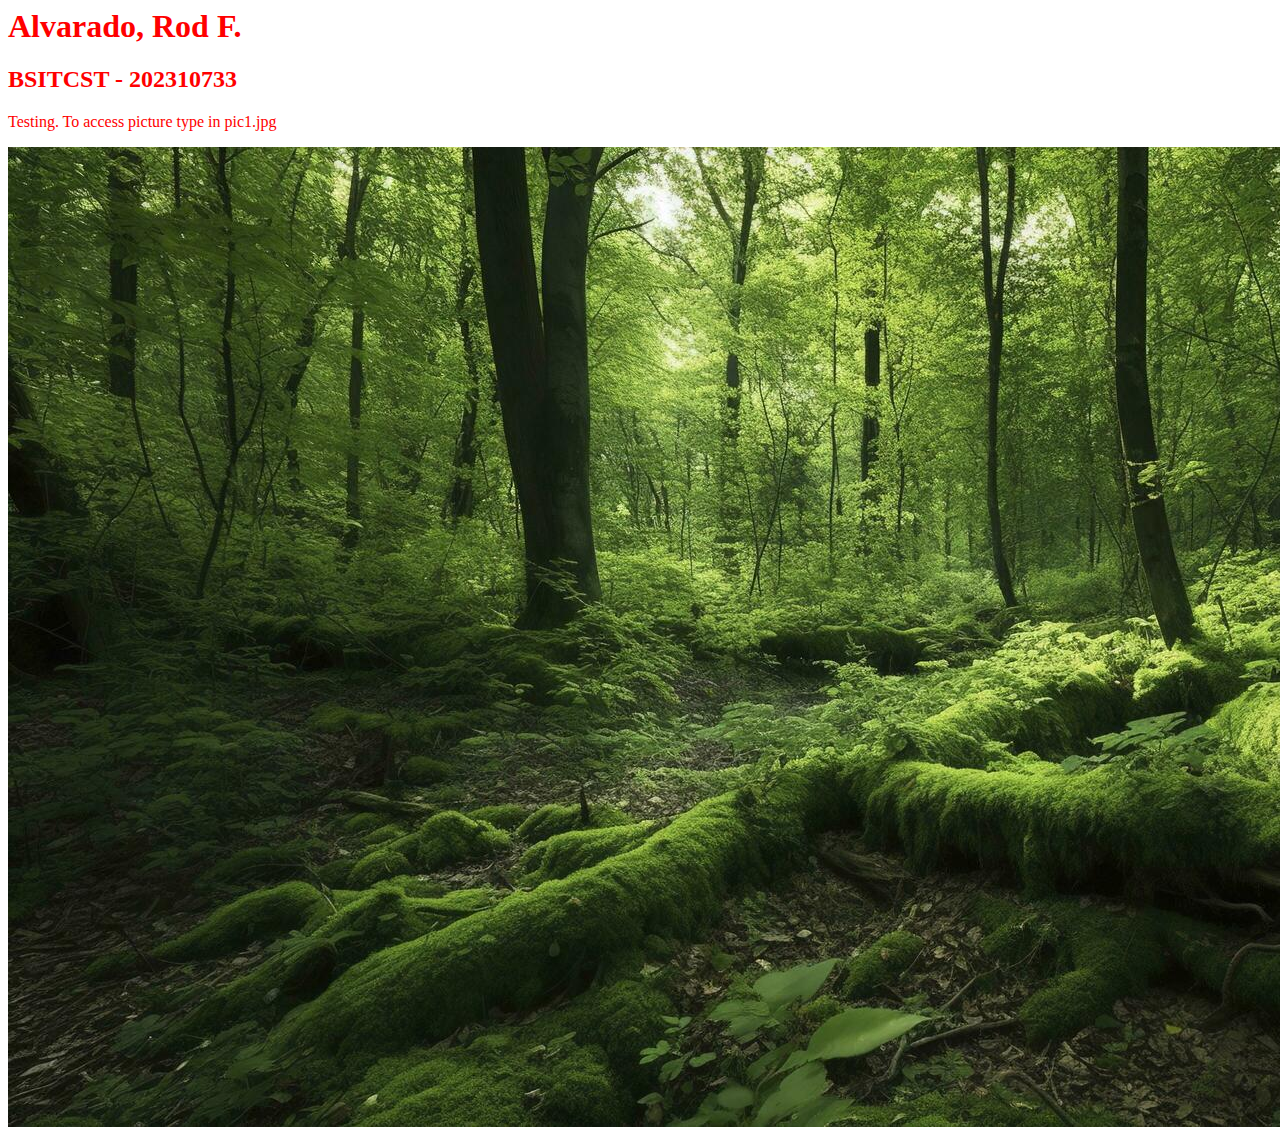
<file: index.html>
<html lang="en">
  <head>
    <title>IT0043 - TC01</title>
  </head>
<body>
  <font color="red">
  <h1>Alvarado, Rod F.</h1>
  <h2>BSITCST - 202310733</h2>
  <p>Testing. To access picture type in pic1.jpg</p>
  </font>
  <img src='pic1.jpg'>
</body>
</html>
</file>
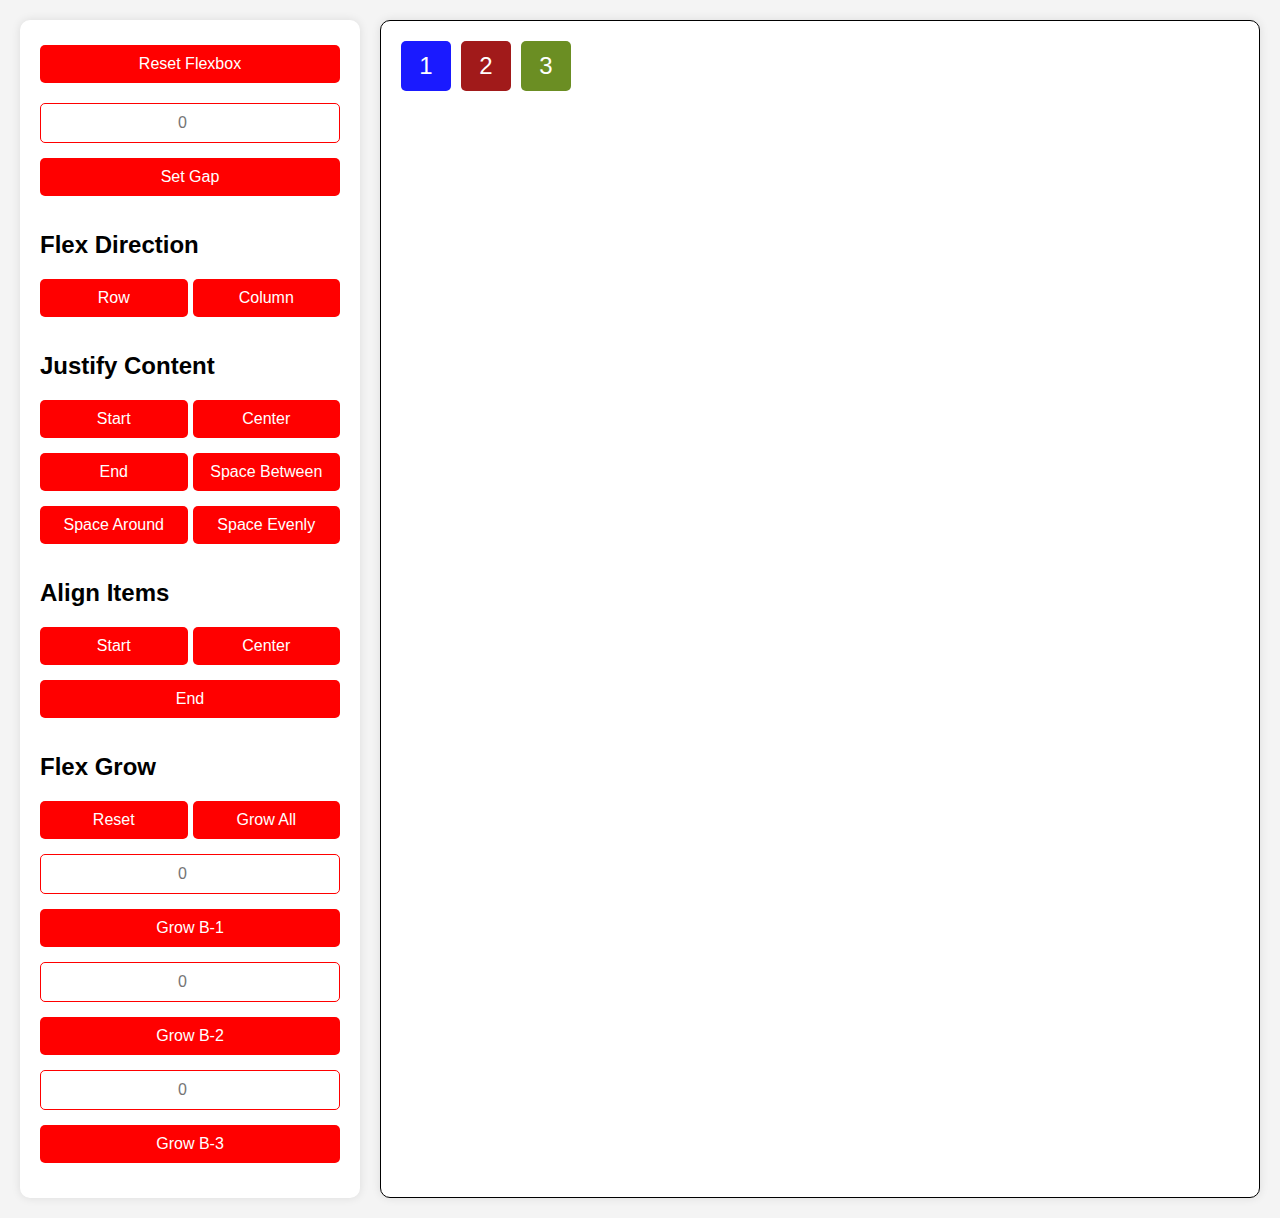
<file: Code4/Alvarado_TSA7.html>
<!DOCTYPE html>
<html lang="en">
<head>
    <meta charset="UTF-8">
    <meta name="viewport" content="width=device-width, initial-scale=1.0">
    <title>Flexbox Control Panel</title>
    <link rel="stylesheet" href="Alvarado_TSA7.css">
</head>
<body>
    <div class="control-panel">
        <div class="controls">
            <button id="reset-flexbox">Reset Flexbox</button>
        </div>
        
        <div class="controls">
            <input type="number" id="gap-size" placeholder="0" />
            <button id="set-gap">Set Gap</button>
        </div>

        <div class="controls">
            <h2>Flex Direction</h2>
            <div class="button-group">
                <button data-direction="row">Row</button>
                <button data-direction="column">Column</button>
            </div>
        </div>

        <div class="controls">
            <h2>Justify Content</h2>
            <div class="button-group">
                <button data-justify="flex-start">Start</button>
                <button data-justify="center">Center</button>
                <button data-justify="flex-end">End</button>
                <button data-justify="space-between">Space Between</button>
                <button data-justify="space-around">Space Around</button>
                <button data-justify="space-evenly">Space Evenly</button>
            </div>
        </div>

        <div class="controls">
            <h2>Align Items</h2>
            <div class="button-group">
                <button data-align="flex-start">Start</button>
                <button data-align="center">Center</button>
                <button data-align="flex-end">End</button>
            </div>
        </div>

        <div class="controls">
            <h2>Flex Grow</h2>
            <div class="button-group">
                <button id="reset-grow">Reset</button>
                <button id="grow-all">Grow All</button>
            </div>
            <div class="grow-controls">
                <input type="number" id="grow-b1" placeholder="0" />
                <button data-grow="1">Grow B-1</button>
            </div>
            <div class="grow-controls">
                <input type="number" id="grow-b2" placeholder="0" />
                <button data-grow="2">Grow B-2</button>
            </div>
            <div class="grow-controls">
                <input type="number" id="grow-b3" placeholder="0" />
                <button data-grow="3">Grow B-3</button>
            </div>
        </div>
    </div>
    <div class="flex-container" id="flex-container">
        <div class="box box-1">1</div>
        <div class="box box-2">2</div>
        <div class="box box-3">3</div>
    </div>

    <script src="Alvarado_TSA7.js"></script>
</body>
</html>
</file>
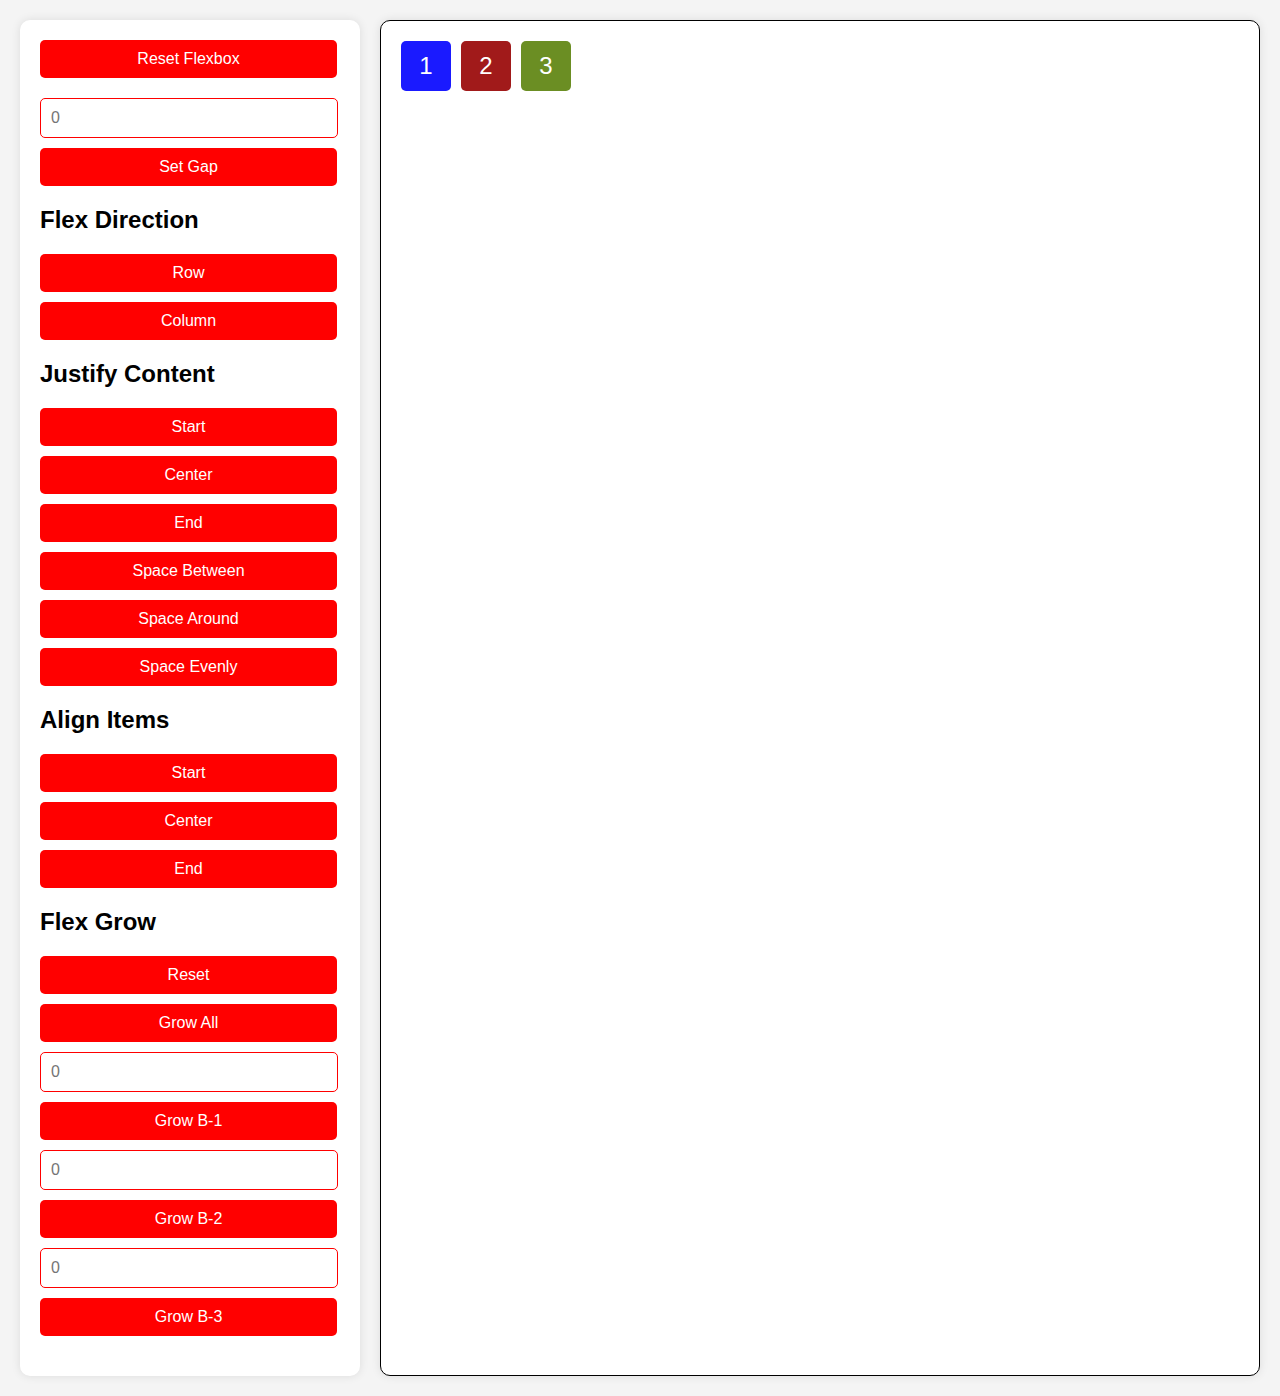
<file: Code4/test.html>
<!DOCTYPE html>
<html lang="en">
<head>
    <meta charset="UTF-8">
    <meta name="viewport" content="width=device-width, initial-scale=1.0">
    <title>Flexbox Control Panel</title>
    <link rel="stylesheet" href="test.css">
</head>
<body>
    <div class="control-panel">
        <div class="controls">
            <button id="reset-flexbox">Reset Flexbox</button>
        </div>
        
        <div class="controls">
            <input type="number" id="gap-size" placeholder="0" />
            <button id="set-gap">Set Gap</button>
        </div>

        <div class="controls">
            <h2>Flex Direction</h2>
            <button data-direction="row">Row</button>
            <button data-direction="column">Column</button>
        </div>

        <div class="controls">
            <h2>Justify Content</h2>
            <button data-justify="flex-start">Start</button>
            <button data-justify="center">Center</button>
            <button data-justify="flex-end">End</button>
            <button data-justify="space-between">Space Between</button>
            <button data-justify="space-around">Space Around</button>
            <button data-justify="space-evenly">Space Evenly</button>
        </div>

        <div class="controls">
            <h2>Align Items</h2>
            <button data-align="flex-start">Start</button>
            <button data-align="center">Center</button>
            <button data-align="flex-end">End</button>
        </div>

        <div class="controls">
            <h2>Flex Grow</h2>
            <button id="reset-grow">Reset</button>
            <button id="grow-all">Grow All</button>
            <input type="number" id="grow-b1" placeholder="0" />
            <button data-grow="1">Grow B-1</button>
            <input type="number" id="grow-b2" placeholder="0" />
            <button data-grow="2">Grow B-2</button>
            <input type="number" id="grow-b3" placeholder="0" />
            <button data-grow="3">Grow B-3</button>
        </div>
    </div>
    <div class="flex-container" id="flex-container">
        <div class="box box-1">1</div>
        <div class="box box-2">2</div>
        <div class="box box-3">3</div>
    </div>

    <script src="test.js"></script>
</body>
</html>
</file>
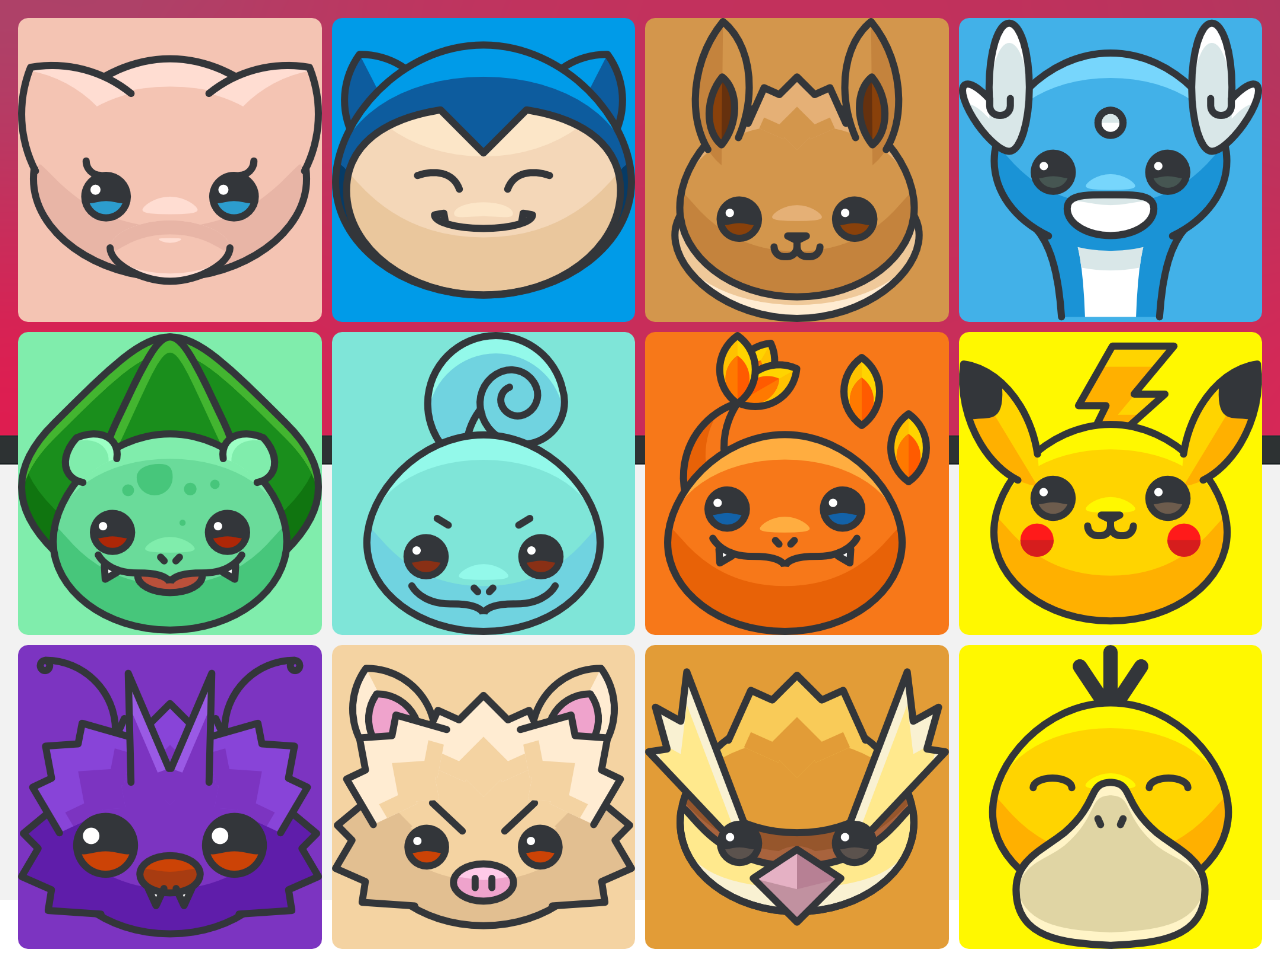
<file: Codes/Alvarado_mpe.html>
<!DOCTYPE html>
<html><head><title>
Alvarado_MPE
</title></head>
<link rel="stylesheet" href="Alvarado_mpe.css">
<body>

<div class="flex-container">
<div class="grid">

<div class="grid-item mew">
    <img src="mew.png">
    <span class="pokemon-name">Mew</span>
    <img src="ultraball.png" class="pokeball-icon">
</div>
<div class="grid-item snorlax">
    <img src="snorlax.png">
    <span class="pokemon-name">Snorlax</span>
    <img src="ultraball.png" class="pokeball-icon">
</div>
<div class="grid-item eevee">
    <img src="eevee.png">
    <span class="pokemon-name">Eevee</span>
    <img src="ultraball.png" class="pokeball-icon">
</div>
<div class="grid-item dratini">
    <img src="dratini.png">
    <span class="pokemon-name">Dratini</span>
    <img src="ultraball.png" class="pokeball-icon">
</div>
<div class="grid-item bulbasaur">
    <img src="bullbasaur.png">
    <span class="pokemon-name">Bulbasaur</span>
    <img src="ultraball.png" class="pokeball-icon">
</div>
<div class="grid-item squirtle">
    <img src="squirtle1.png">
    <span class="pokemon-name">Squirtle</span>
    <img src="ultraball.png" class="pokeball-icon">
</div>
<div class="grid-item charmander">
    <img src="charmander1.png">
    <span class="pokemon-name">Charmander</span>
    <img src="ultraball.png" class="pokeball-icon">
</div>
<div class="grid-item pikachu">
    <img src="pikachu.png">
    <span class="pokemon-name">Pikachu</span>
    <img src="ultraball.png" class="pokeball-icon">
</div>
<div class="grid-item venonat">
    <img src="venonat1.png">
    <span class="pokemon-name">Venonat</span>
    <img src="ultraball.png" class="pokeball-icon">
</div>
<div class="grid-item mankey">
    <img src="mankey.png">
    <span class="pokemon-name">Mankey</span>
    <img src="ultraball.png" class="pokeball-icon">
</div>
<div class="grid-item pidgey">
    <img src="pidgey.png">
    <span class="pokemon-name">Pidgey</span>
    <img src="ultraball.png" class="pokeball-icon">
</div>
<div class="grid-item psyduck">
    <img src="psyduck.png">
    <span class="pokemon-name">Psyduck</span>
    <img src="ultraball.png" class="pokeball-icon">
</div>

</div>
</div>


</body>
</html>
</file>
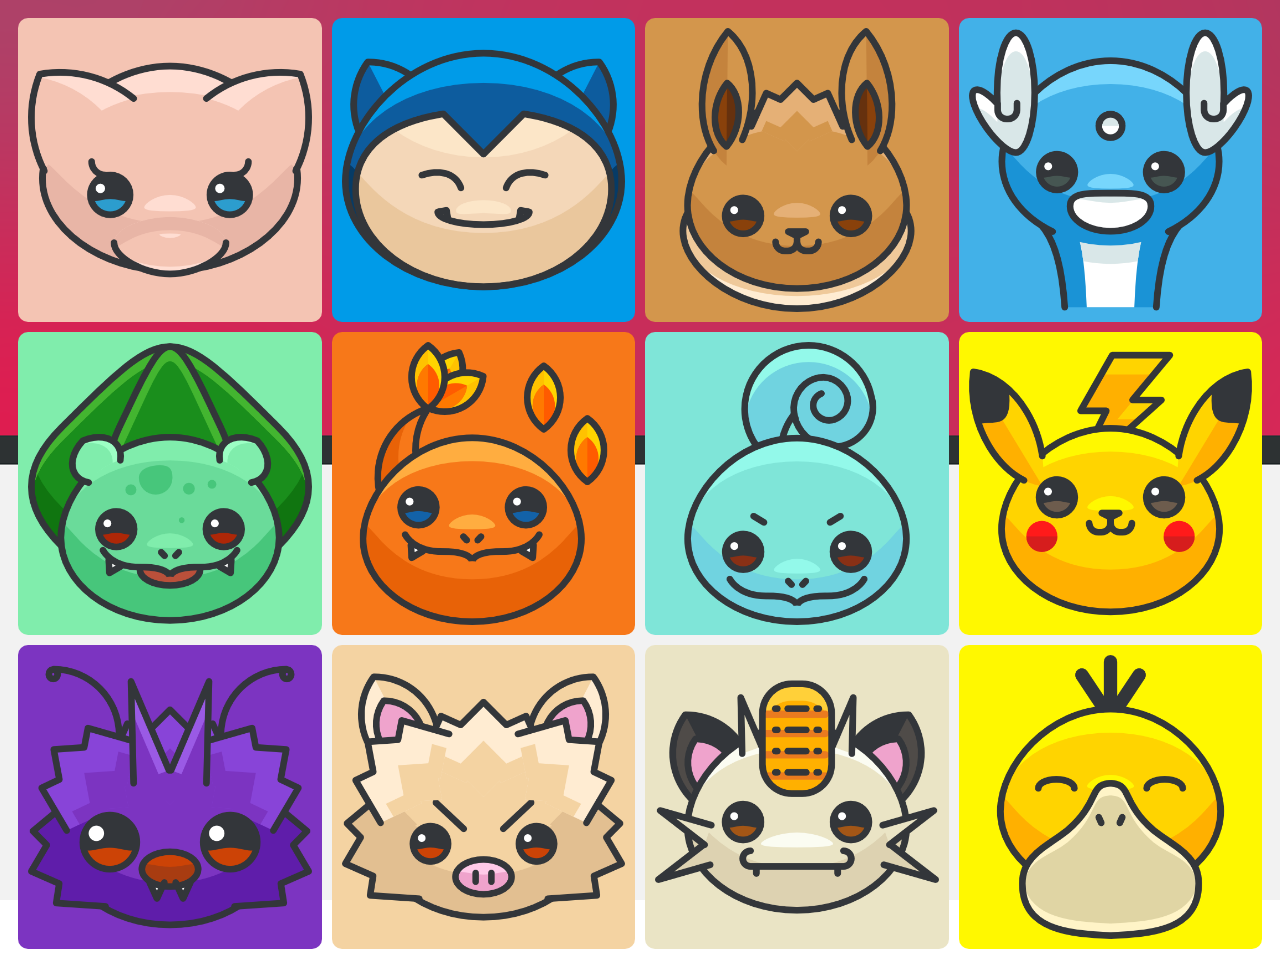
<file: Codes1/Alvarado_mpe.html>
<!DOCTYPE html>
<html>
<head>
    <title>Alvarado_MPE</title>
</head>
<link rel="stylesheet" href="Alvarado_mpe.css">

<body>
<div class="flex-container">
    <div class="grid">
        <div class="grid-item mew">
            <img src="mew.png">
            <span class="pokemon-name">Mew</span>
            <img src="ultraball.png" class="pokeball-icon">
            <span class="text">Type:</span>
            <span class="type psychic">Psychic</span>
        </div>
        <div class="grid-item snorlax">
            <img src="snorlax.png">
            <span class="pokemon-name">Snorlax</span>
            <img src="ultraball.png" class="pokeball-icon">
            <span class="text">Type:</span>
            <span class="type normal">Normal</span>
        </div>
        <div class="grid-item eevee">
            <img src="eevee.png">
            <span class="pokemon-name">Eevee</span>
            <img src="ultraball.png" class="pokeball-icon">
            <span class="text">Type:</span>
            <span class="type normal">Normal</span>
        </div>
        <div class="grid-item dratini">
            <img src="dratini.png">
            <span class="pokemon-name">Dratini</span>
            <img src="ultraball.png" class="pokeball-icon">
            <span class="text">Type:</span>
            <span class="type dragon">Dragon</span>
        </div>
        <div class="grid-item bulbasaur">
            <img src="bulbasaur.png">
            <span class="pokemon-name">Bulbasaur</span>
            <img src="ultraball.png" class="pokeball-icon">
            <span class="text">Type:</span>
            <span class="type grass">Grass</span>
        </div>
        <div class="grid-item charmander">
            <img src="charmander1.png">
            <span class="pokemon-name">Charmander</span>
            <img src="ultraball.png" class="pokeball-icon">
            <span class="text">Type:</span>
            <span class="type fire">Fire</span>
        </div>
        <div class="grid-item squirtle">
            <img src="squirtle1.png">
            <span class="pokemon-name">Squirtle</span>
            <img src="ultraball.png" class="pokeball-icon">
            <span class="text">Type:</span>
            <span class="type water">Water</span>
        </div>
        <div class="grid-item pikachu">
            <img src="pikachu.png">
            <span class="pokemon-name">Pikachu</span>
            <img src="ultraball.png" class="pokeball-icon">
            <span class="text">Type:</span>
            <span class="type electric">Electric</span>
        </div>
        <div class="grid-item venonat">
            <img src="venonat1.png">
            <span class="pokemon-name">Venonat</span>
            <img src="ultraball.png" class="pokeball-icon">
            <span class="text">Type:</span>
            <span class="type bug">Bug</span>
            <span class="type poison">Poison</span>
        </div>
        <div class="grid-item mankey">
            <img src="mankey.png">
            <span class="pokemon-name">Mankey</span>
            <img src="ultraball.png" class="pokeball-icon">
            <span class="text">Type:</span>
            <span class="type fighting">Fighting</span>
        </div>
        <div class="grid-item meowth">
            <img src="meowth.png">
            <span class="pokemon-name">Meowth</span>
            <img src="ultraball.png" class="pokeball-icon">
            <span class="text">Type:</span>
            <span class="type normal">Normal</span>
        </div>
        <div class="grid-item psyduck">
            <img src="psyduck.png">
            <span class="pokemon-name">Psyduck</span>
            <img src="ultraball.png" class="pokeball-icon">
            <span class="text">Type:</span>
            <span class="type water">Water</span>
        </div>
    </div>
</div>

</body>
</html>
</file>
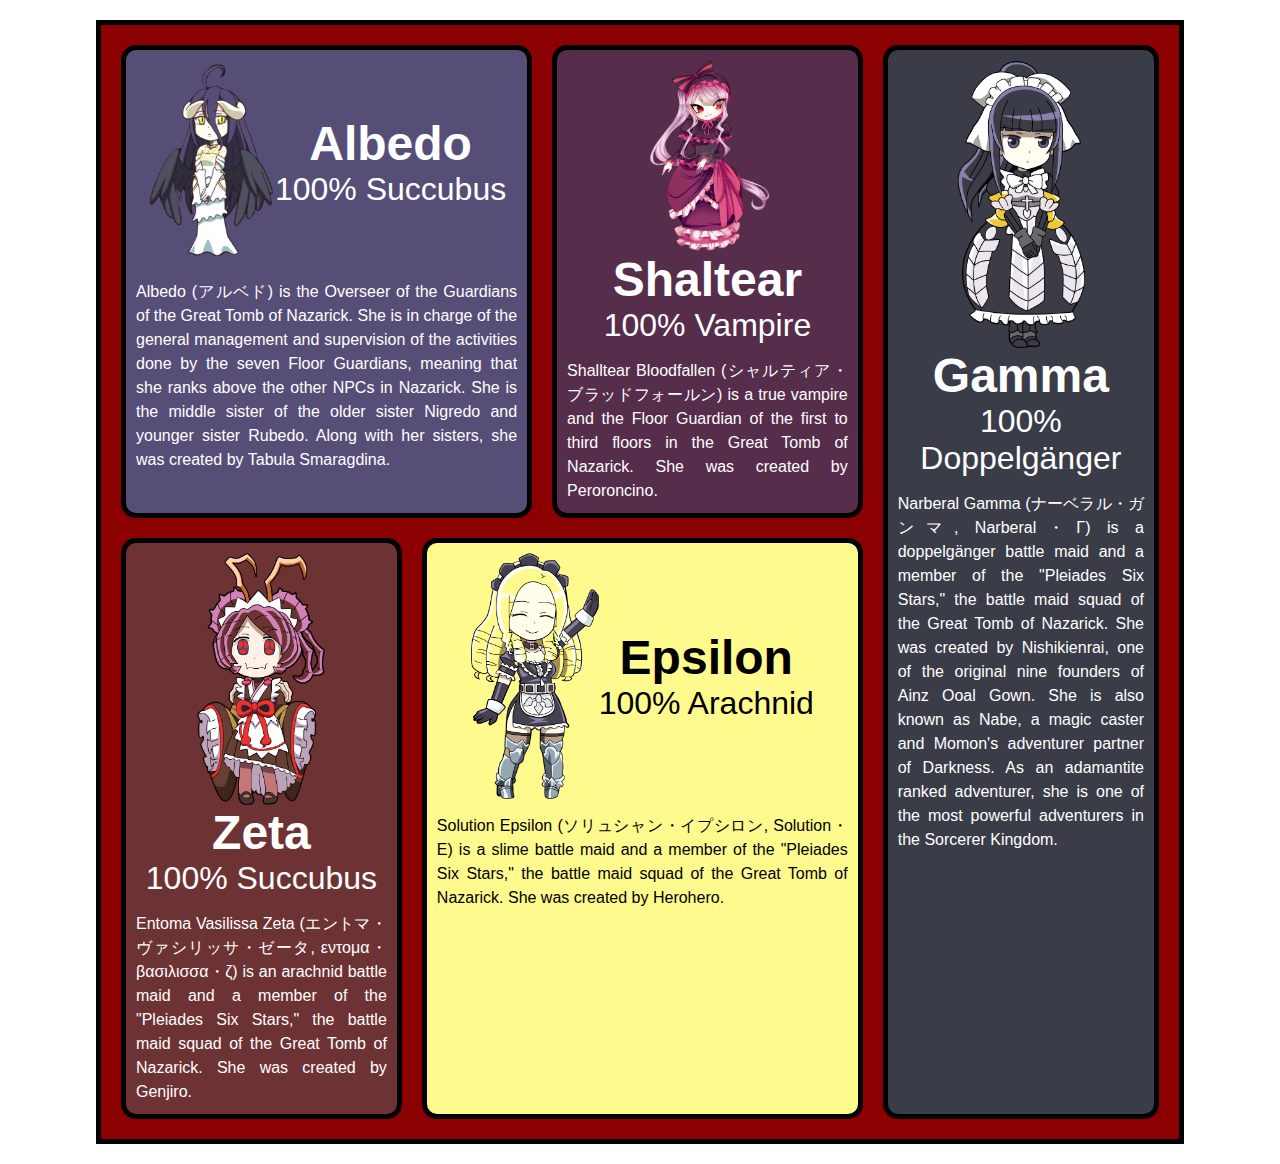
<file: Codes2/Alvarado_TSA5.html>
<!DOCTYPE html>
<html>
    <head><title>Alvarado_TSA5</title></head>
<link rel="stylesheet" href="Alvarado_TSA5.CSS">
<body>
<div class="flex-container">
    <div class="item" id="albedo">
        <div class="details">
            <img src="Albedo.png">
        <div class="name-bio">
            <p class="name">Albedo</p>
            <p class="bio">100% Succubus</p>
    </div>
    </div>
    <p class="description">Albedo (アルベド) is the Overseer of the Guardians of the Great Tomb of Nazarick. 
        She is in charge of the general management and supervision of the activities done by the seven Floor Guardians, 
        meaning that she ranks above the other NPCs in Nazarick. She is the middle sister of the older sister Nigredo 
        and younger sister Rubedo. Along with her sisters, she was created by Tabula Smaragdina.
    </p>
</div>

<div class="item" id="shaltear">
    <div class="details">
        <img src="Shaltear.png">
    <div class="name-bio">
        <p class="name">Shaltear</p>
        <p class="bio">100% Vampire</p>
</div>
</div>
<p class="description">Shalltear Bloodfallen (シャルティア・ブラッドフォールン) is a true vampire 
    and the Floor Guardian of the first to third floors in the Great Tomb of Nazarick. She was created by Peroroncino.
</p>
</div>

<div class="item" id="gamma">
    <div class="details">
        <img src="Gamma.png">
    <div class="name-bio">
        <p class="name">Gamma</p>
        <p class="bio">100% Doppelgänger</p>
</div>
</div>
<p class="description">Narberal Gamma (ナーベラル・ガンマ, Narberal・Γ) is a doppelgänger battle maid and a 
    member of the "Pleiades Six Stars," the battle maid squad of the Great Tomb of Nazarick. 
    She was created by Nishikienrai, one of the original nine founders of Ainz Ooal Gown.
    She is also known as Nabe, a magic caster and Momon's adventurer partner of Darkness. As an 
    adamantite ranked adventurer, she is one of the most powerful adventurers in the Sorcerer Kingdom.
</p>
</div>

<div class="item" id="zeta">
    <div class="details">
        <img src="Zeta.png">
    <div class="name-bio">
        <p class="name">Zeta</p>
        <p class="bio">100% Succubus</p>
</div>
</div>
<p class="description">Entoma Vasilissa Zeta (エントマ・ヴァシリッサ・ゼータ, εντομα・βασιλισσα・ζ) 
    is an arachnid battle maid and a member of the "Pleiades Six Stars," the battle maid squad of the 
    Great Tomb of Nazarick. She was created by Genjiro.
</p>
</div>

<div class="item" id="epsilon">
    <div class="details">
        <img src="Epsilon.png">
    <div class="name-bio">
        <p class="name">Epsilon</p>
        <p class="bio">100% Arachnid</p>
</div>
</div>
<p class="description">Solution Epsilon (ソリュシャン・イプシロン, Solution・Ε) is a slime battle maid and 
    a member of the "Pleiades Six Stars," the battle maid squad of the Great Tomb of Nazarick. She was 
    created by Herohero.
</p>
</div>

</div>
</body>
</html>
</file>
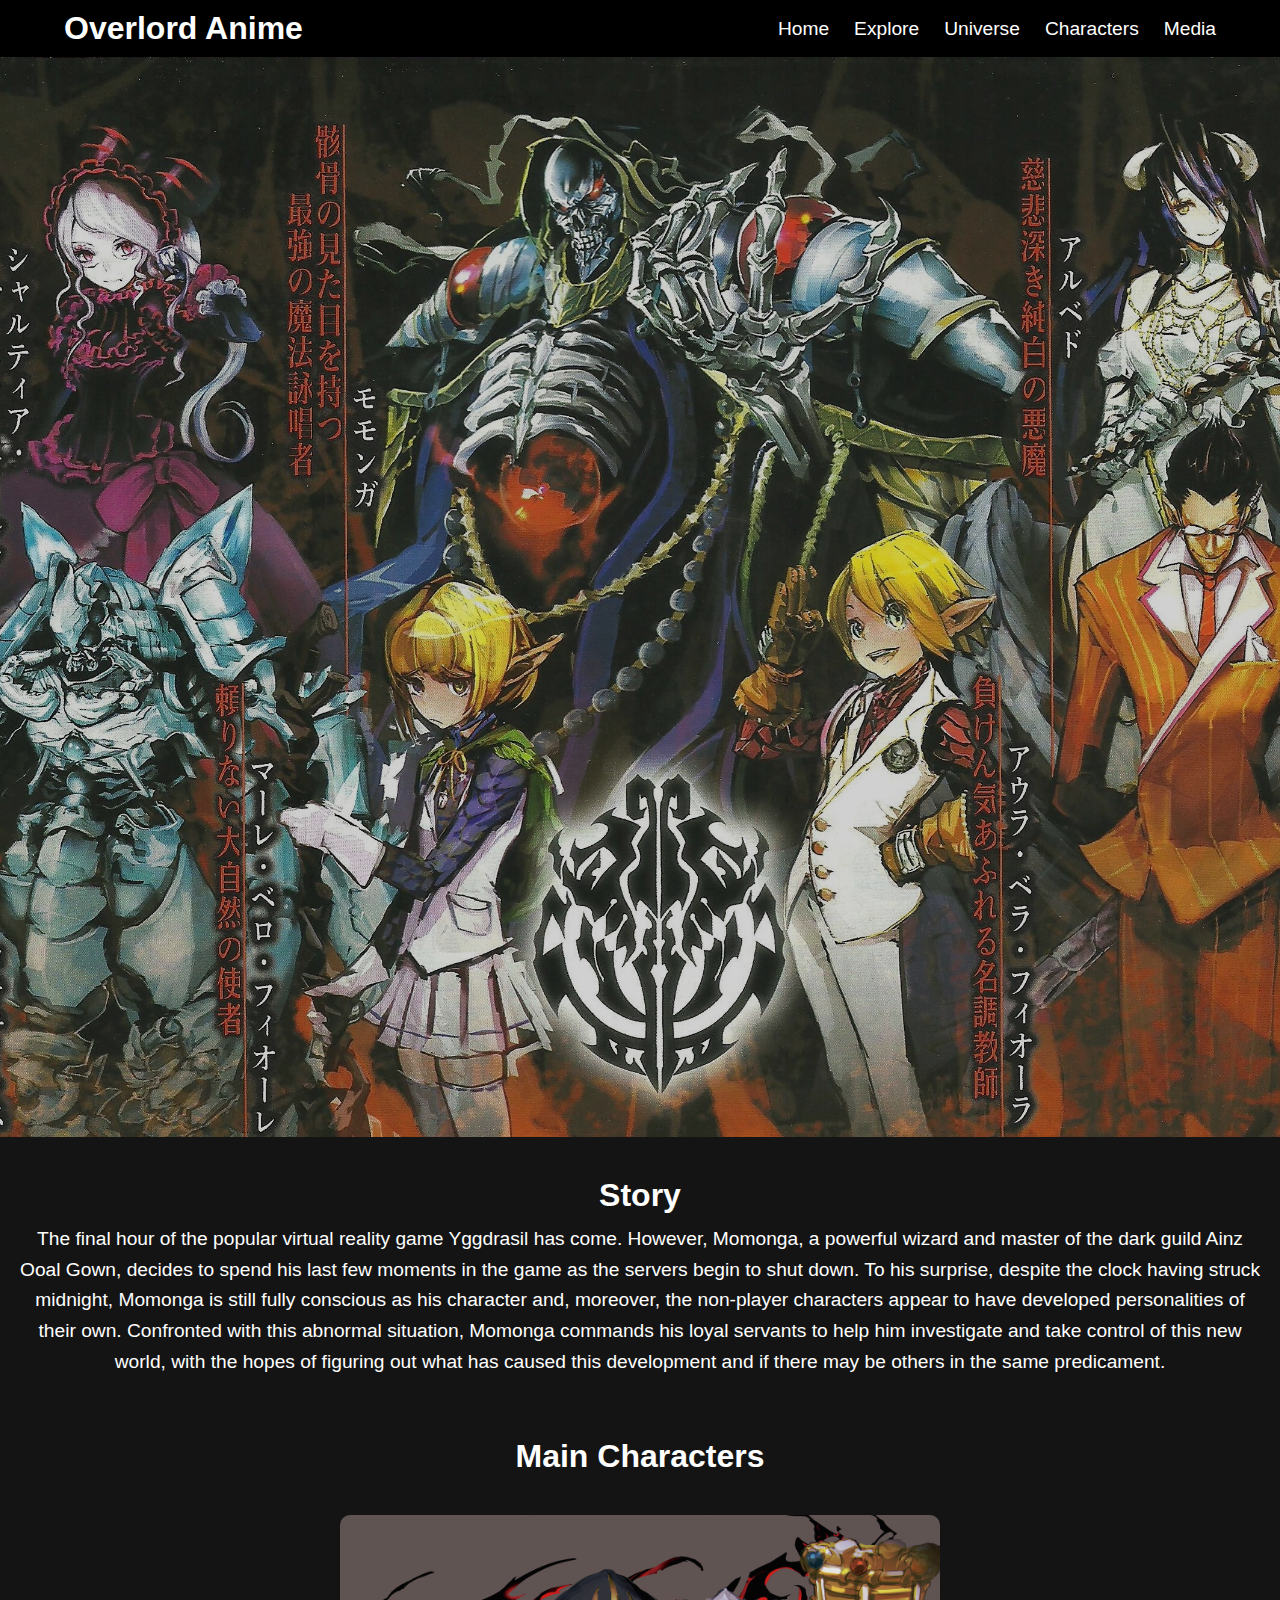
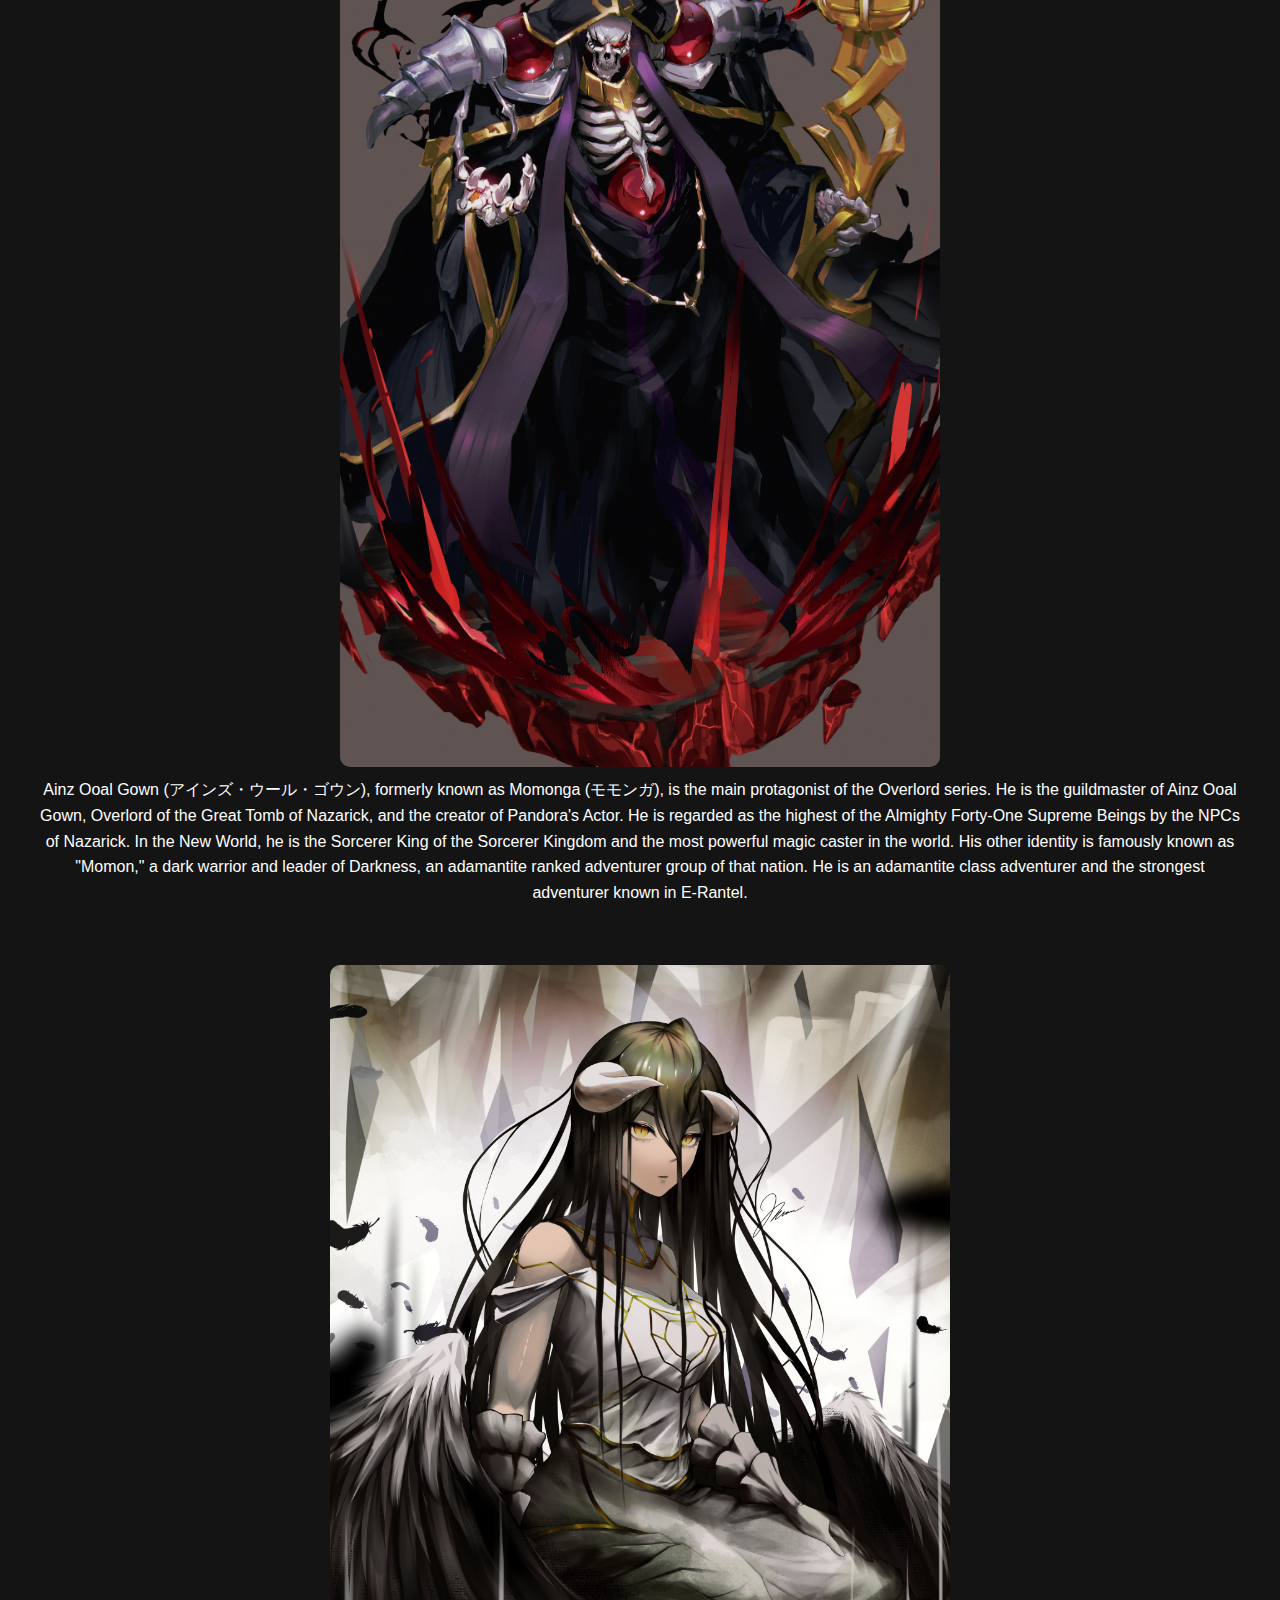
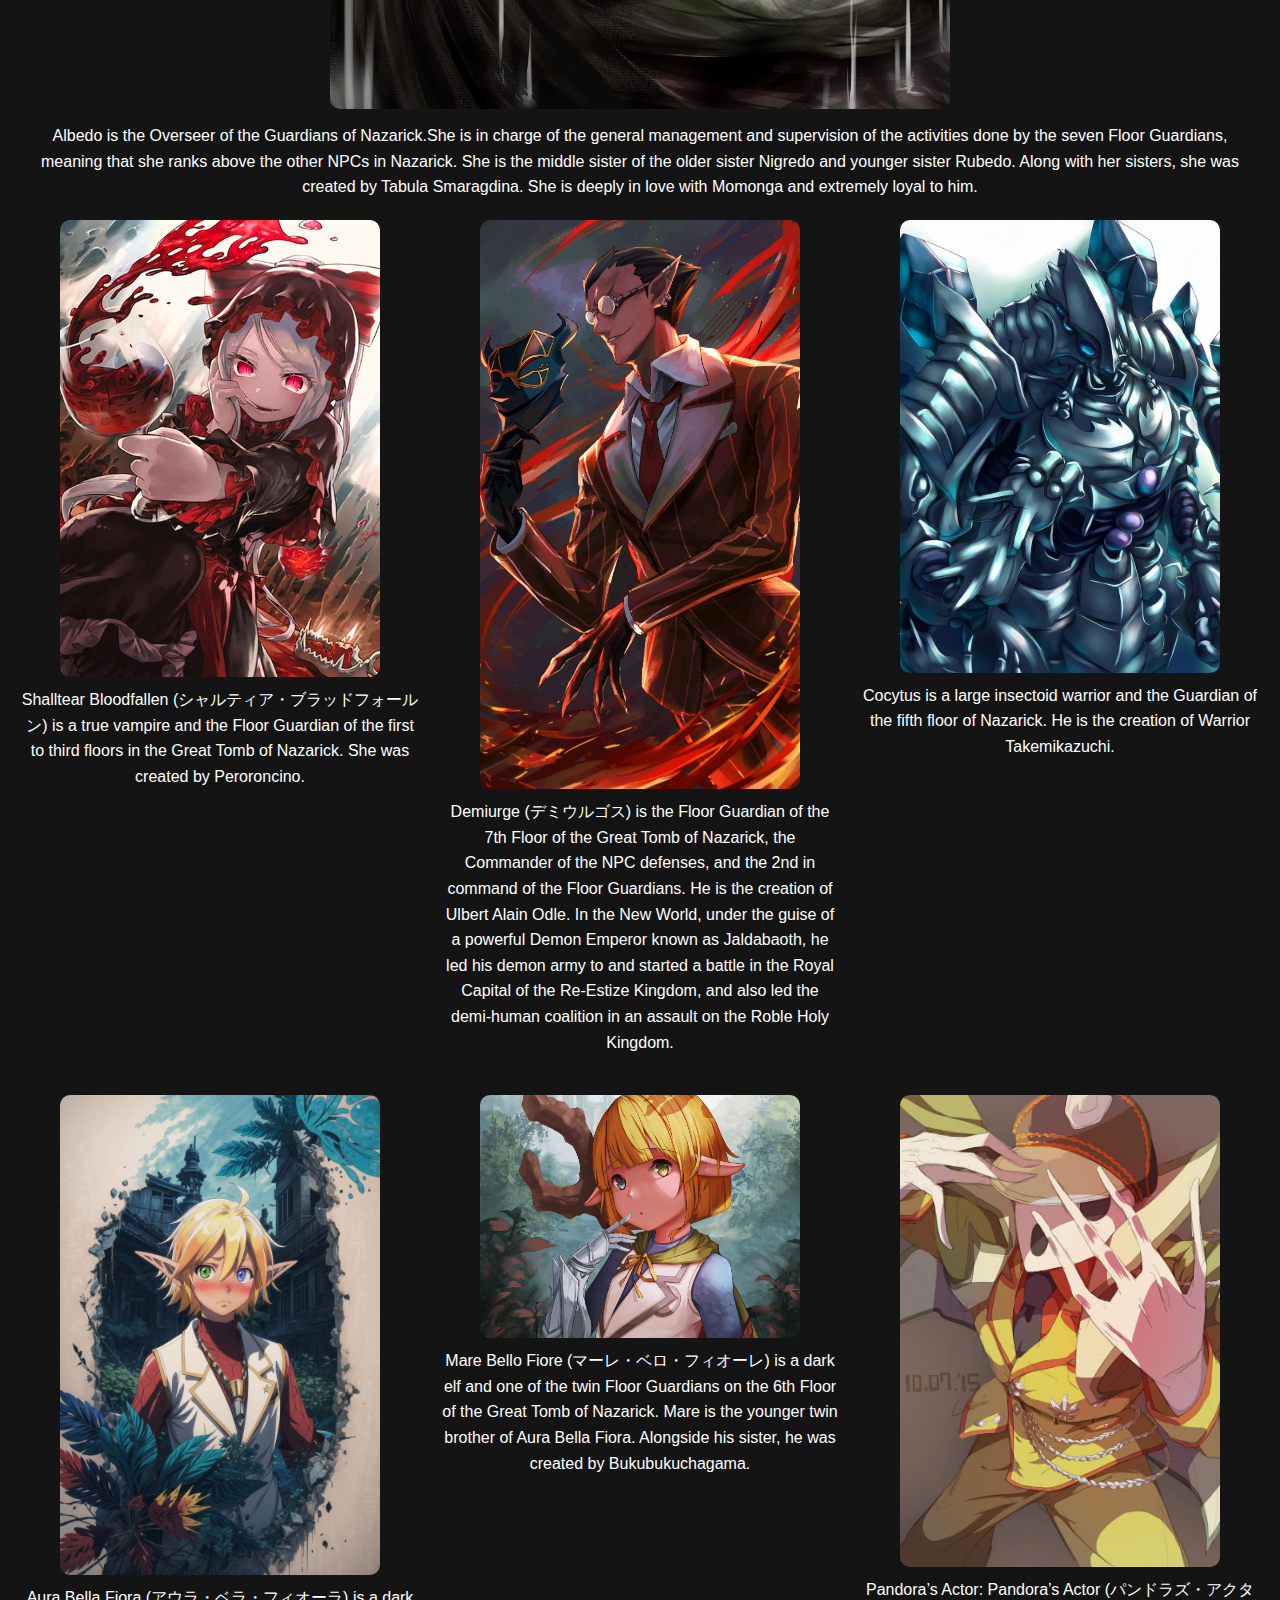
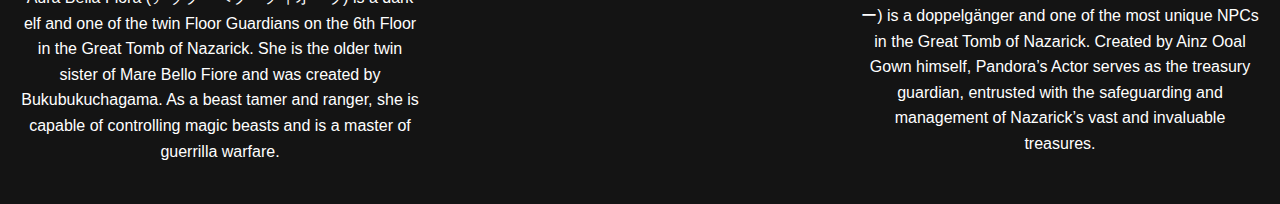
<file: Codes3/Alvarado_TSA6.html>
<!DOCTYPE html>
<html lang="en">
<head>
    <meta charset="UTF-8">
    <meta name="viewport" content="width=device-width, initial-scale=1.0">
    <title>Overlord Anime</title>
    <link rel="stylesheet" href="Alvarado_TSA6.css">
</head>
<body>
    <nav class="nav">
        <div class="container">
            <h1 class="logo">Overlord Anime</h1>
            <ul class="menu-list">
                <li><a href="Alvarado_TSA6.html">Home</a></li>
                <li><a href="#">Explore</a></li>
                <li><a href="#">Universe</a></li>
                <li><a href="#">Characters</a></li>
                <li><a href="#">Media</a></li>
            </ul>
        </div>
    </nav>

    <div class="header-image">
        <img src="Overlord.jpg" alt="Overlord" class="header-img">
    </div>

    <div class="story-section">
        <h2>Story</h2>
        <p>The final hour of the popular virtual reality game Yggdrasil has come. However, Momonga, a powerful wizard and master of the dark guild Ainz Ooal Gown, decides to spend his last few moments in the game as the servers begin to shut down. To his surprise, despite the clock having struck midnight, Momonga is still fully conscious as his character and, moreover, the non-player characters appear to have developed personalities of their own. Confronted with this abnormal situation, Momonga commands his loyal servants to help him investigate and take control of this new world, with the hopes of figuring out what has caused this development and if there may be others in the same predicament.</p>
    </div>

    <div class="character-section">
        <h2>Main Characters</h2>
        
    <div class="main-character">
        <img src="Momonga.jpg" alt="Momonga" class="character-image">
        <p class="character-description">Ainz Ooal Gown (アインズ・ウール・ゴウン), formerly known as Momonga (モモンガ), is the main protagonist of the Overlord series. He is the guildmaster of Ainz Ooal Gown, Overlord of the Great Tomb of Nazarick, and the creator of Pandora's Actor. He is regarded as the highest of the Almighty Forty-One Supreme Beings by the NPCs of Nazarick.

            In the New World, he is the Sorcerer King of the Sorcerer Kingdom and the most powerful magic caster in the world. His other identity is famously known as "Momon," a dark warrior and leader of Darkness, an adamantite ranked adventurer group of that nation. He is an adamantite class adventurer and the strongest adventurer known in E-Rantel.</p>
    </div>


        <div class="features-section">
            <div class="featured-image">
                <img src="Albedo.jfif" alt="Albedo" class="featured-img">
                <p class="character-description">Albedo is the Overseer of the Guardians of Nazarick.She is in charge of the general management and supervision of the activities done by the seven Floor Guardians, meaning that she ranks above the other NPCs in Nazarick. She is the middle sister of the older sister Nigredo and younger sister Rubedo. Along with her sisters, she was created by Tabula Smaragdina. She is deeply in love with Momonga and extremely loyal to him.</p>
            </div>
            <div class="grid">
                <div class="grid-item">
                    <img src="Shalltear.jpg" alt="Shalltear">
                    <p class="character-description">Shalltear Bloodfallen (シャルティア・ブラッドフォールン) is a true vampire and the Floor Guardian of the first to third floors in the Great Tomb of Nazarick. She was created by Peroroncino.</p>
                </div>
                <div class="grid-item">
                    <img src="Demiurge.jpg" alt="Demiurge">
                    <p class="character-description">Demiurge (デミウルゴス) is the Floor Guardian of the 7th Floor of the Great Tomb of Nazarick, the Commander of the NPC defenses, and the 2nd in command of the Floor Guardians. He is the creation of Ulbert Alain Odle.

                        In the New World, under the guise of a powerful Demon Emperor known as Jaldabaoth, he led his demon army to and started a battle in the Royal Capital of the Re-Estize Kingdom, and also led the demi-human coalition in an assault on the Roble Holy Kingdom.</p>
                </div>
                <div class="grid-item">
                    <img src="Cocytus.jpg" alt="Cocytus">
                    <p class="character-description">Cocytus is a large insectoid warrior and the Guardian of the fifth floor of Nazarick. He is the creation of Warrior Takemikazuchi.</p>
                </div>
                <div class="grid-item">
                    <img src="Aura.jpg" alt="Aura">
                    <p class="character-description">Aura Bella Fiora (アウラ・ベラ・フィオーラ) is a dark elf and one of the twin Floor Guardians on the 6th Floor in the Great Tomb of Nazarick. She is the older twin sister of Mare Bello Fiore and was created by Bukubukuchagama. As a beast tamer and ranger, she is capable of controlling magic beasts and is a master of guerrilla warfare.</p>
                </div>
                <div class="grid-item">
                    <img src="Mare.jpg" alt="Mare">
                    <p class="character-description">Mare Bello Fiore (マーレ・ベロ・フィオーレ) is a dark elf and one of the twin Floor Guardians on the 6th Floor of the Great Tomb of Nazarick. Mare is the younger twin brother of Aura Bella Fiora. Alongside his sister, he was created by Bukubukuchagama.</p>
                </div>
                <div class="grid-item">
                    <img src="Pandora.jpg" alt="Pandora">
                    <p class="character-description">Pandora’s Actor: Pandora’s Actor (パンドラズ・アクター) is a doppelgänger and one of the most unique NPCs in the Great Tomb of Nazarick. Created by Ainz Ooal Gown himself, Pandora’s Actor serves as the treasury guardian, entrusted with the safeguarding and management of Nazarick’s vast and invaluable treasures.
                    </p>
                </div>
            </div>
        </div>
    </div>

</body>
</html>
</file>
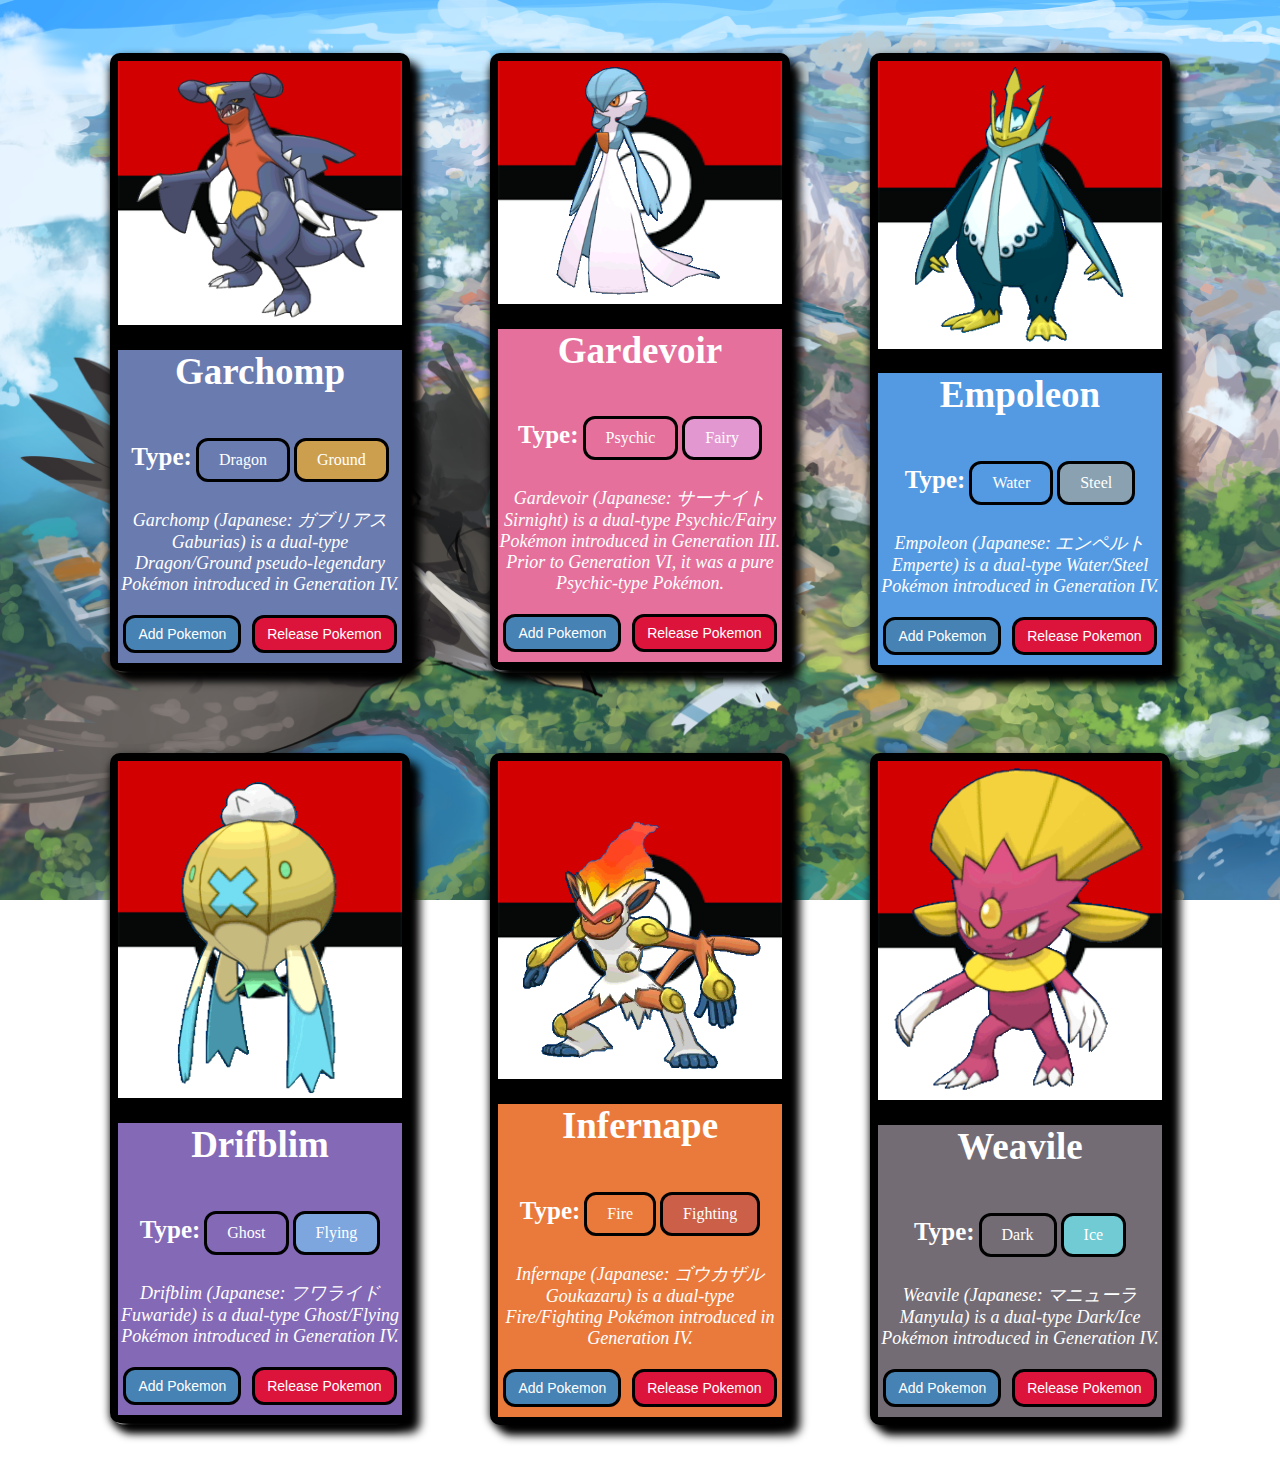
<file: Pokemon Code/Alvarado_TSA4.html>
<!DOCTYPE html>
<html lang="en"><head>
<title>Pokemon Team</title></head>
<link rel="stylesheet" href="Alvarado_TSA4.css">

<body>
    <div class="flex-container">
    <div class="grid">
    <div class="card">
        <div class="contents">
            <div class="pokemon">
                <img src="Garchomp.gif" alt="Garchomp" height="90%" width="90%">
            </div>

            <div class="detailsdragon">
                <h1 class="name">Garchomp</h1>
                <p class="type">Type:</p>
                <p class="typedragon">Dragon</p>
                <p class="typeground">Ground</p>
                <p class="desc">Garchomp (Japanese: ガブリアス Gaburias) is a dual-type Dragon/Ground pseudo-legendary Pokémon 
                    introduced in Generation IV.</p>
                <div class="buttons">
                    <button class="add">Add Pokemon</button>
                    <button class="release">Release Pokemon</button> 
                </div>

            </div>
        </div>
    </div>

    <div class="card">
        <div class="contents">
            <div class="pokemon">
                <img src="GardevoirShiny.gif" alt="GardevoirShiny" height="70%" width="66%">
            </div>

                <div class="detailspsychic">
                    <h1 class="name">Gardevoir</h1>
                    <p class="type">Type:</p>
                    <p class="typepsychic">Psychic</p>
                    <p class="typefairy">Fairy</p>
                    <p class="desc">Gardevoir (Japanese: サーナイト Sirnight) is a dual-type Psychic/Fairy Pokémon introduced 
                        in Generation III. Prior to Generation VI, it was a pure Psychic-type Pokémon.</p>
                    <div class="buttons">
                        <button class="add">Add Pokemon</button>
                        <button class="release">Release Pokemon</button> 
                    </div>
            </div>
        </div>
    </div>

    <div class="card">
        <div class="contents">
            <div class="pokemon">
                <img src="EmpoleonShiny.gif" alt="EmpoleonShiny" height="90%" width="82%">
            </div>

            <div class="detailswater">
                <h1 class="name">Empoleon</h1>
                <p class="type">Type:</p>
                <p class="typewater">Water</p>
                <p class="typesteel">Steel</p>
                <p class="desc">Empoleon (Japanese: エンペルト Emperte) is a dual-type Water/Steel Pokémon introduced 
                    in Generation IV.</p>
                <div class="buttons">
                    <button class="add">Add Pokemon</button>
                    <button class="release">Release Pokemon</button> 
                </div>
            </div>
        </div>
    </div>

    <div class="card">
        <div class="contents">
            <div class="pokemon">
                <img src="DrifblimShiny.gif" alt="DrifblimShiny" height="90%" width="59%">
            </div>

            <div class="detailsghost">
                <h1 class="name">Drifblim</h1>
                <p class="type">Type:</p>
                <p class="typeghost">Ghost</p>
                <p class="typeflying">Flying</p>
                <p class="desc">Drifblim (Japanese: フワライド Fuwaride) is a dual-type Ghost/Flying Pokémon introduced 
                    in Generation IV.</p>
                <div class="buttons">
                    <button class="add">Add Pokemon</button>
                    <button class="release">Release Pokemon</button> 
                </div>
            </div>
        </div>
    </div>

    <div class="card">
        <div class="contents">
            <div class="pokemon">
                <img src="Infernape.gif" alt="Infernape" height="90%" width="93%">
            </div>

            <div class="detailsfire">
                <h1 class="name">Infernape</h1>
                <p class="type">Type:</p>
                <p class="typefire">Fire</p>
                <p class="typefighting">Fighting</p>
                <p class="desc">Infernape (Japanese: ゴウカザル Goukazaru) is a dual-type Fire/Fighting Pokémon introduced 
                    in Generation IV.</p>
                <div class="buttons">
                    <button class="add">Add Pokemon</button>
                    <button class="release">Release Pokemon</button> 
                </div>
            </div>
        </div>
    </div>

    <div class="card">
        <div class="contents">
            <div class="pokemon">
                <img src="WeavileShiny.gif" alt="WeavileShiny" height="90%" width="95%">
            </div>

            <div class="detailsdark">
                <h1 class="name">Weavile</h1>
                <p class="type">Type:</p>
                <p class="typedark">Dark</p>
                <p class="typeice">Ice</p>
                <p class="desc">Weavile (Japanese: マニューラ Manyula) is a dual-type Dark/Ice Pokémon introduced 
                    in Generation IV.</p>
                <div class="buttons">
                    <button class="add">Add Pokemon</button>
                    <button class="release">Release Pokemon</button> 
                </div>
            </div>
        </div>
    </div>

</div>
</div>
</body>
</html>
</file>
<file: Code4/Alvarado_TSA7.css>
body {
    display: flex;
    font-family: Arial, sans-serif;
    margin: 0;
    padding: 20px;
    background-color: #f4f4f4;
}

.control-panel {
    width: 300px;
    background-color: #fff;
    padding: 20px;
    border-radius: 10px;
    box-shadow: 0 0 10px rgba(0, 0, 0, 0.1);
    margin-right: 20px;
}

.controls h2 {
    margin-bottom: 10px;
    width: 100%;
}

.controls {
    margin-bottom: 10px;
    display: flex;
    flex-wrap: wrap;
    gap: 5px;
}

.controls button,
.controls input {
    flex: 1 1 calc(50% - 10px);
    margin: 5px 0;
    padding: 10px;
    font-size: 16px;
    border: none;
    border-radius: 5px;
    cursor: pointer;
    background-color: red;
    color: #fff;
    text-align: center;
}

.controls input[type="number"] {
    background-color: #fff;
    color: #000;
    border: 1px solid red;
    width: calc(50% - 10px);
}

.button-group {
    display: flex;
    flex-wrap: wrap;
    gap: 5px;
    width: 100%;
}

.grow-controls {
    display: flex;
    flex-wrap: wrap;
    gap: 5px;
    width: 100%;
}

.flex-container {
    flex-grow: 1;
    background-color: #fff;
    padding: 20px;
    border-radius: 10px;
    box-shadow: 0 0 10px rgba(0, 0, 0, 0.1);
    display: flex;
    gap: 10px;
    border: 1px solid #000;
    flex-direction: row;
}

.box {
    width: 50px;
    height: 50px;
    display: flex;
    justify-content: center;
    align-items: center;
    font-size: 24px;
    color: #fff;
    border-radius: 5px;
}

.box-1 { background-color: #1a1aff; }
.box-2 { background-color: #a11a1a; }
.box-3 { background-color: #6b8e23; }
</file>
<file: Code4/test.css>
body {
    display: flex;
    font-family: Arial, sans-serif;
    margin: 0;
    padding: 20px;
    background-color: #f4f4f4;
}

.control-panel {
    width: 300px;
    background-color: #fff;
    padding: 20px;
    border-radius: 10px;
    box-shadow: 0 0 10px rgba(0, 0, 0, 0.1);
    margin-right: 20px;
}

.controls h2 {
    margin-bottom: 20px;
}

.controls {
    margin-bottom: 20px;
}

.controls button,
.controls input {
    display: block;
    width: 99%;
    margin-bottom: 10px;
    padding: 10px;
    font-size: 16px;
    border: none;
    border-radius: 5px;
    cursor: pointer;
    background-color: red;
    color: #fff;
}

.controls input[type="number"] {
    background-color: #fff;
    color: #000;
    border: 1px solid red;
    width: 92%;
}

.flex-container {
    flex-grow: 1;
    background-color: #fff;
    padding: 20px;
    border-radius: 10px;
    box-shadow: 0 0 10px rgba(0, 0, 0, 0.1);
    display: flex;
    gap: 10px;
    border: 1px solid #000;
}

.box {
    width: 50px;
    height: 50px;
    display: flex;
    justify-content: center;
    align-items: center;
    font-size: 24px;
    color: #fff;
    border-radius: 5px;
}

.box-1 { background-color: #1a1aff; }
.box-2 { background-color: #a11a1a; }
.box-3 { background-color: #6b8e23; }
</file>
<file: Codes/Alvarado_mpe.css>
body{
    background-image: url(pokeballbg.png);
    background-repeat: no-repeat;
    background-attachment: fixed;
    background-size: cover;
    text-align: center;
}

.flex-container{
    display: flex;
    align-content: space-between;
    flex-wrap: wrap;
    justify-content: center;
    
}

.grid{
    display: grid;
    grid-template-columns: repeat(4, 1fr);
    padding: 10px;
    gap: 10px;
}

.grid-item{
    display: flex;
    flex-direction: column;
    justify-content: center;
    align-items: center;
    border-radius: 10px;
    position: relative;
}

.grid-item img{
    max-width: 100%;
    max-height: 100%;
}

.grid-item:hover{
    transform: scale(1.1);
    justify-content: center;
    align-items: center;
    background-repeat: no-repeat;
    background-attachment: fixed;
    background-size: cover;
    background-image: url(gradient.jpg);
}

.pokemon-name-container{
    display: flex;
    justify-content: center;
    align-items: center;
    width: 100%;
}

.pokeball-icon,.pokemon-name{
    display: none;
    position: absolute;
}

.pokemon-name{
    bottom: 10px;
    font-size: ;
    font-weight: bold;
    color:brown;
    padding: 5px;
    border-radius: 5px;
}

.pokeball-icon{
    bottom: 10px;
    right: 10px;
    width: 50px;
    height: 50px;
}

@media (max-width: 1000px) {
    .grid {
        grid-template-columns: repeat(3,1fr);
    }
}

@media (max-width: 600px) {
    .grid {
        grid-template-columns: repeat(1,1fr);
    }

        .pokemon-name, .pokeball-icon{
          display: inline;
        }
    .pokemon-name-container{
        flex-direction: column;
    }
}

@media (max-width: 300px) {
    .grid {
        grid-template-columns: repeat(1,1fr);
    }

    .pokemon-name{
        display: block;
      }

    .pokeball-icon{
        display: none;
    }
}






.mew{
    background-color: #f4c4b3;
}


.snorlax{
    background-color: #009be8;

}


.eevee{

    background-color: #d3964c;

}

.dratini{

    background-color: #42b1e8;

}

.bulbasaur{

    background-color: #80edac;

}

.squirtle{

    background-color: #7fe5d8;

}

.charmander{

    background-color: #f77819;
}

.pikachu{

    background-color: #fff800;
}

.venonat{

    background-color: #7c34c1;
}

.mankey{

    background-color: #f4d3a2;
}

.pidgey{

    background-color: #e29c37;
}

.psyduck{

    background-color: #fff800;
}
</file>
<file: Codes1/Alvarado_mpe.css>
body{
    background-image: url(pokeballbg.png);
    background-repeat: no-repeat;
    background-attachment: fixed;
    background-size: cover;
    text-align: center;
}

.flex-container{
    display: flex;
    align-content: space-between;
    flex-wrap: wrap;
    justify-content: center;
    
}

.grid{
    display: grid;
    grid-template-columns: repeat(4, 1fr);
    padding: 10px;
    gap: 10px;
}

.grid-item{
    display: flex;
    flex-direction: column;
    justify-content: center;
    align-items: center;
    border-radius: 10px;
    position: relative;
    padding: 10px;
}

.grid-item img{
    max-width: 100%;
    max-height: 100%;
}

.grid-item:hover{
    transform: scale(1);
    background-repeat: no-repeat;
    background-attachment: fixed;
    background-size: cover;
    background-image: url(gradient.jpg);
}

.pokemon-name-container{
    display: flex;
    justify-content: center;
    align-items: center;
    width: 100%;
}

.pokeball-icon,.pokemon-name,.type,.text{
    display: none;
    position: absolute;
}

.pokemon-name{
    bottom: 10px;
    font-size: 2rem;
    font-weight: bold;
    color:white;
    padding: 5px;
    border-radius: 5px;
}

.text{
    align-items: center;
    font-size: 2rem;
    color:white;
}

.pokeball-icon{
    bottom: 10px;
    right: 10px;
    width: 50px;
    height: 50px;
}

.type{
    display: none;
    padding:10px 20px;
    border: black;
    border-style: solid;
    border-radius: 12px;
    color: white;
}

@media (max-width: 1100px) {
    .grid {
        grid-template-columns: repeat(3,1fr);
    }
}

@media (max-width: 600px) {
    .grid {
        grid-template-columns: repeat(1, 1fr);
    }

    .grid-item {
        flex-direction: row;
        align-items: center;
        justify-content: space-between;
        width: 100%;
        padding: 20px;
        height: auto;
    }

    .pokemon-name, .pokeball-icon {
        display: block;
        position: relative;
    }

    .grid-item img {
        position: relative;
        width: 60px;
        height: 60px;
    }

    .pokemon-name {
        margin: 0;
        padding: 0;
        text-align: center;
        width: auto;
    }

    .pokeball-icon {
        left: 10px;
        width: 50px;
        height: 50px;
    }

}


@media (max-width: 400px) {
    .grid {
        grid-template-columns: repeat(1,1fr);
    }

    .grid-item{
        align-items: center;
        display: block;
        width: auto;
        height: 200px;
    }

    .grid-item img{
        width: auto;
        height: 100px;
    }

    .pokemon-name{
        display: block;
      }

    .pokeball-icon{
        display: none;
    }

    .type{
        right: 20px;
        bottom: 20px;
        align-items: center;
        display: inline-block;
    }

    .text{
        bottom: 20px;
        align-items: center;
        display: block;
    }
}



.mew{
    background-color: #f4c4b3;
}

.snorlax{
    background-color: #009be8;
}

.eevee{
    background-color: #d3964c;
}

.dratini{
    background-color: #42b1e8;
}

.bulbasaur{
    background-color: #80edac;
}

.squirtle{
    background-color: #7fe5d8;
}

.charmander{
    background-color: #f77819;
}

.pikachu{
    background-color: #fff800;
}

.venonat{
    background-color: #7c34c1;
}

.mankey{
    background-color: #f4d3a2;
}

.meowth{
    background-color: #eae4c5;
}

.psyduck{
    background-color: #fff800;
}






.bug {
    background-color: #94BC4A;
}

.dark {
    background-color: #736C75;
}

.dragon {
    background-color: #6A7BAF;
}

.electric {
    background-color: #E5C531;
}

.fairy {
    background-color: #E397D1;
}

.fighting {
    background-color: #CB5F48;
}

.fire {
    background-color: #EA7A3C;
}

.flying {
    background-color: #7DA6DE;
}

.ghost {
    background-color: #846AB6;
}

.grass {
    background-color: #71C558;
}

.ground {
    background-color: #CC9F4F;
}

.ice {
    background-color: #70CBD4;
}

.normal {
    background-color: #AAB09F;
}

.poison {
    background-color: #B468B7;
}

.psychic {
    background-color: #E5709B;
}

.rock {
    background-color: #B2A061;
}

.steel {
    background-color: #89A1B0;
}

.water {
    background-color: #539AE2;
}

.stellar {
    background-color: #44628D;
}
</file>
<file: Codes2/Alvarado_TSA5.CSS>
*{
    padding: 0;
    margin: 0;
    box-sizing: border-box;
    font-family: 'Franklin Gothic Medium', 'Arial Narrow', Arial, sans-serif;
}

.flex-container{
    width: 85vw;
    border: 5px solid black;
    margin: 20px auto;
    padding: 20px;
    background-color: darkred;
    display: grid;
    flex-direction: row;
    grid-gap: 20px;
    grid-template-columns: (3, 1fr);
}

.details{
    display: flex;
    flex-direction: column;
    text-align: center;
    align-items: center;
}

.name{
    font-size: 3rem;
    font-weight: 800;
}


.bio{
    font-size: 2rem;
}


.item{
    border: 5px solid black;
    padding: 10px;
    border-radius: 15px;
    color: white;
    display: flex;
    flex-direction: column;
    align-items: center;
    gap: 15px;  
}

img{
    width: 128px;
}


.description{
    text-align: justify;
    line-height: 1.5;
}

#albedo{
    background-color: rgb(87,78,120);
    grid-column: 1/3;
    grid-row: 1/2;
}

#shaltear{
    background-color: rgb(86,45,74);
}

#gamma{
    background-color: rgb(58,60,71);
    grid-column: 4/5;
    grid-row: 1/3;
}

#zeta{
    background-color: rgb(109,50,52);
}

#epsilon{
    background-color: rgb(255,250,141);
    grid-column: 2/4;
    grid-row: 2/3;
    color: black;
}

#albedo .details,
#epsilon .details{
    flex-direction: row;
}


@media(max-width: 1000px){
    
.flex-container{
    
    grid-template-columns: (2, 1fr);
}

    #albedo{
        grid-column: 1/2;
        grid-row: 1/2;
    }

    #albedo .details{
        flex-direction: column;
    }
    
    #shaltear{
        grid-column: 2/3;
        grid-row: 1/2;
    }
    
    #gamma{
        grid-column: 1/2;
        grid-row: 2/3;
    }
    
    #zeta{
        grid-column: 2/3;
        grid-row: 2/3;
    }
    
    #epsilon{
        grid-column: 1/4;
        grid-row: 3/4;
    }

    #epsilon .details{
        flex-direction: row;
        }
    
}


@media(max-width: 600px){
    .flex-container{
        grid-template-columns: (1,1fr);
    }
    
    #albedo{
        grid-column: 1/2;
        grid-row: 1/2;
    }

    
    #albedo .details{
        flex-direction: row;
    }
    
    #shaltear{
        grid-column: 1/2;
        grid-row: 2/3;
    }
    
    #gamma{
        grid-column: 1/2;
        grid-row: 3/4;
    }
    
    #zeta{
        grid-column: 1/2;
        grid-row: 4/5;
    }
    
    #epsilon{
        grid-column: 1/2;
        grid-row: 5/6;
    }

    .details{
        flex-direction: row;
    }
}
</file>
<file: Codes3/Alvarado_TSA6.css>
* {
    padding: 0;
    margin: 0;
    box-sizing: border-box;
    font-family: 'Franklin Gothic Medium', 'Arial Narrow', Arial, sans-serif;
}

body {
    background-color: #141414;
    color: white;
}

.nav {
    background-color: black;
}

.nav .container {
    padding: 10px 0;
    display: flex;
    justify-content: space-between;
    align-items: center;
}

.logo {
    color: white;
    font-size: 2rem;
}

.menu-list {
    display: flex;
}

.menu-list li {
    list-style: none;
    margin-left: 25px;
}

.menu-list li a {
    color: white;
    text-decoration: none;
    font-size: 1.2rem;
    transition: color 0.3s;
}

.menu-list li a:hover {
    color: #f4c4b3;
}

.container {
    width: 90vw;
    margin: 0 auto;
}

.header-image {
    width: 100%;
    height: 120vh;
    overflow: hidden;
    margin-bottom: 20px;
}

.header-img {
    width: 100%;
    height: 100%;
    object-fit: cover;
    opacity: 0.8;
}

.story-section {
    padding: 20px;
    text-align: center;
    margin-bottom: 20px;
}

.story-section h2 {
    font-size: 2rem;
    margin-bottom: 10px;
}

.story-section p {
    font-size: 1.2rem;
    line-height: 1.6;
}

.main-character {
    display: flex;
    flex-direction: column;
    align-items: center;
    padding: 20px;
    text-align: center;
    margin-bottom: 20px;
}

.character-image {
    width: 50%;
    height: auto;
    object-fit: cover;
    border-radius: 10px;
    margin-bottom: 10px;
    opacity: 0.9;
}

.character-description {
    font-size: 1rem;
    line-height: 1.6;
    margin-bottom: 20px;
}

.character-section {
    padding: 20px;
}

.character-section h2 {
    font-size: 2rem;
    text-align: center;
    margin-bottom: 20px;
}

.featured-image {
    text-align: center;
    margin-bottom: 20px;
}

.featured-img {
    width: 50%;
    border-radius: 10px;
    margin-bottom: 10px;
}

.featured-image .character-description {
    font-size: 1rem;
    line-height: 1.6;
}

.grid {
    display: grid;
    grid-template-columns: repeat(3, 1fr);
    gap: 20px;
    text-align: center;
}

.grid-item {
    display: flex;
    flex-direction: column;
    align-items: center;
}

.grid-item img {
    width: 80%;
    border-radius: 10px;
    transition: transform 0.3s;
    margin-bottom: 10px;
}

.grid-item img:hover {
    transform: scale(1.05);
}

.grid-item .character-description {
    font-size: 1rem;
    line-height: 1.6;
}

footer {
    background-color: black;
    text-align: center;
    padding: 10px 0;
    margin-top: 20px;
}


@media (max-width: 1000px) {
    .grid {
        grid-template-columns: repeat(2, 1fr);
    }
    .menu-list li {
        margin-left: 15px;
    }
}

@media (max-width: 600px) {
    .grid {
        grid-template-columns: 1fr;
    }
    .menu-list {
        flex-direction: column;
        align-items: center;
    }
    .menu-list li {
        margin: 10px 0;
    }
    .character-image,
    .featured-img {
        width: 80%;
    }
}
</file>
<file: Pokemon Code/Alvarado_TSA4.css>
body{
    background-image: url('Background.png');
    background-repeat: no-repeat;
    background-attachment: fixed;
    background-size: cover;
    text-align: center;
}

.card{
max-width: 300px;
border-radius: 15px;
box-shadow: 0 4px 8px black;
display: inline-block;
margin: 35px;
vertical-align: top;
flex-direction: row;
align-items: center;
justify-content: center;
}

.flex-container{
    display: flex;
    align-content: space-between;
    flex-wrap: wrap;
    justify-content: center;
    
}

.grid{
    display: grid;
    grid-template-columns: repeat(3, 1fr);
    padding: 10px;
    gap: 10px;
}

.contents{
display:inline-block;
border-radius: 10px;
background-color: black;
padding: 8px;
height: auto;
box-shadow: 10px 10px 10px black;
}

.pokemon{
background-image: url('Pokeball1.png');
background-size: cover;
background-position: center;
background-repeat: no-repeat;
}

.name{
font-size: 37px;
font-weight: bold;
color: white;
}

.type{
font-weight: bold;
color: white;
display: inline-block;
font-size: 25px;
font-weight: bold;
}

.desc{
font-style: italic;
color: white;
font-size: 18px;
margin: 10px 0px;
}

.buttons{
display:flex;
justify-content: space-around;
margin-top: 20px;
}

.buttons button{
padding:8px 12px;
border: black;
border-style: solid;
border-radius: 12px;
cursor: pointer;
font-size: 14px;
margin-bottom: 10px;
}

.add{
background-color: #4682b4;
color:white;
}

.release{
background-color: #dc143c;
color: white;
}







.detailsbug{
background-color:#94BC4A;
}

.detailsdark{
background-color:#736C75;
}

.detailsdragon{
background-color:#6A7BAF;
}

.detailselectric{
background-color:#E5C531;
}

.detailsfairy{
background-color:#E397D1;
}

.detailsfighting{
background-color:#CB5F48;
}

.detailsfire{
background-color:#EA7A3C;
}

.detailsflying{
background-color:#7DA6DE;
}

.detailsghost{
background-color:#846AB6;
}

.detailsgrass{
background-color:#71C558;
}

.detailsground{
background-color:#CC9F4F;
}

.detailsice{
background-color:#70CBD4;
}

.detailsnormal{
background-color:#AAB09F;
}

.detailspoison{
background-color:#B468B7;
}

.detailspsychic{
background-color:#E5709B;
}

.detailsrock{
background-color:#B2A061;
}

.detailssteel{
background-color:#89A1B0;
}

.detailswater{
background-color:#539AE2;
}

.detailsstellar{
background-color:#44628D;
}




.typebug{
display: inline-block;
padding:10px 20px;
border: black;
border-style: solid;
border-radius: 12px;
background-color:#94BC4A;
color: white;
}

.typedark{
display: inline-block;
padding:10px 20px;
border: black;
border-style: solid;
border-radius: 12px;
background-color:#736C75;
color: white;
}

.typedragon{
display: inline-block;
padding:10px 20px;
border: black;
border-style: solid;
border-radius: 12px;
background-color:#6A7BAF;
color: white;
}

.typeelectric{
display: inline-block;
padding:10px 20px;
border: black;
border-style: solid;
border-radius: 12px;
background-color:#E5C531;
color: white;
}

.typefairy{
display: inline-block;
padding:10px 20px;
border: black;
border-style: solid;
border-radius: 12px;
background-color:#E397D1;
color: white;
}

.typefighting{
display: inline-block;
padding:10px 20px;
border: black;
border-style: solid;
border-radius: 12px;
background-color:#CB5F48;
color: white;
}

.typefire{
display: inline-block;
padding:10px 20px;
border: black;
border-style: solid;
border-radius: 12px;
background-color:#EA7A3C;
color: white;
}

.typeflying{
display: inline-block;
padding:10px 20px;
border: black;
border-style: solid;
border-radius: 12px;
background-color:#7DA6DE;
color: white;
}

.typeghost{
display: inline-block;
padding:10px 20px;
border: black;
border-style: solid;
border-radius: 12px;
background-color:#846AB6;
color: white;
}

.typegrass{
display: inline-block;
padding:10px 20px;
border: black;
border-style: solid;
border-radius: 12px;
background-color:#71C558;
color: white;
}

.typeground{
display: inline-block;
padding:10px 20px;
border: black;
border-style: solid;
border-radius: 12px;
background-color:#CC9F4F;
color: white;
}

.typeice{
display: inline-block;
padding:10px 20px;
border: black;
border-style: solid;
border-radius: 12px;
background-color:#70CBD4;
color: white;
}

.typenormal{
display: inline-block;
padding:10px 20px;
border: black;
border-style: solid;
border-radius: 12px;
background-color:#AAB09F;
color: white;
}

.typepoison{
display: inline-block;
padding:10px 20px;
border: black;
border-style: solid;
border-radius: 12px;
background-color:#B468B7;
color: white;
}

.typepsychic{
display: inline-block;
padding:10px 20px;
border: black;
border-style: solid;
border-radius: 12px;
background-color:#E5709B;
color: white;
}

.typerock{
display: inline-block;
padding:10px 20px;
border: black;
border-style: solid;
border-radius: 12px;
background-color:#B2A061;
color: white;
}

.typesteel{
display: inline-block;
padding:10px 20px;
border: black;
border-style: solid;
border-radius: 12px;
background-color:#89A1B0;
color: white;
}

.typewater{
display: inline-block;
padding:10px 20px;
border: black;
border-style: solid;
border-radius: 12px;
background-color:#539AE2;
color: white;
}

.typestellar{
display: inline-block;
padding:10px 20px;
border: black;
border-style: solid;
border-radius: 12px;
background-color:#44628D;
color: white;
}
</file>
